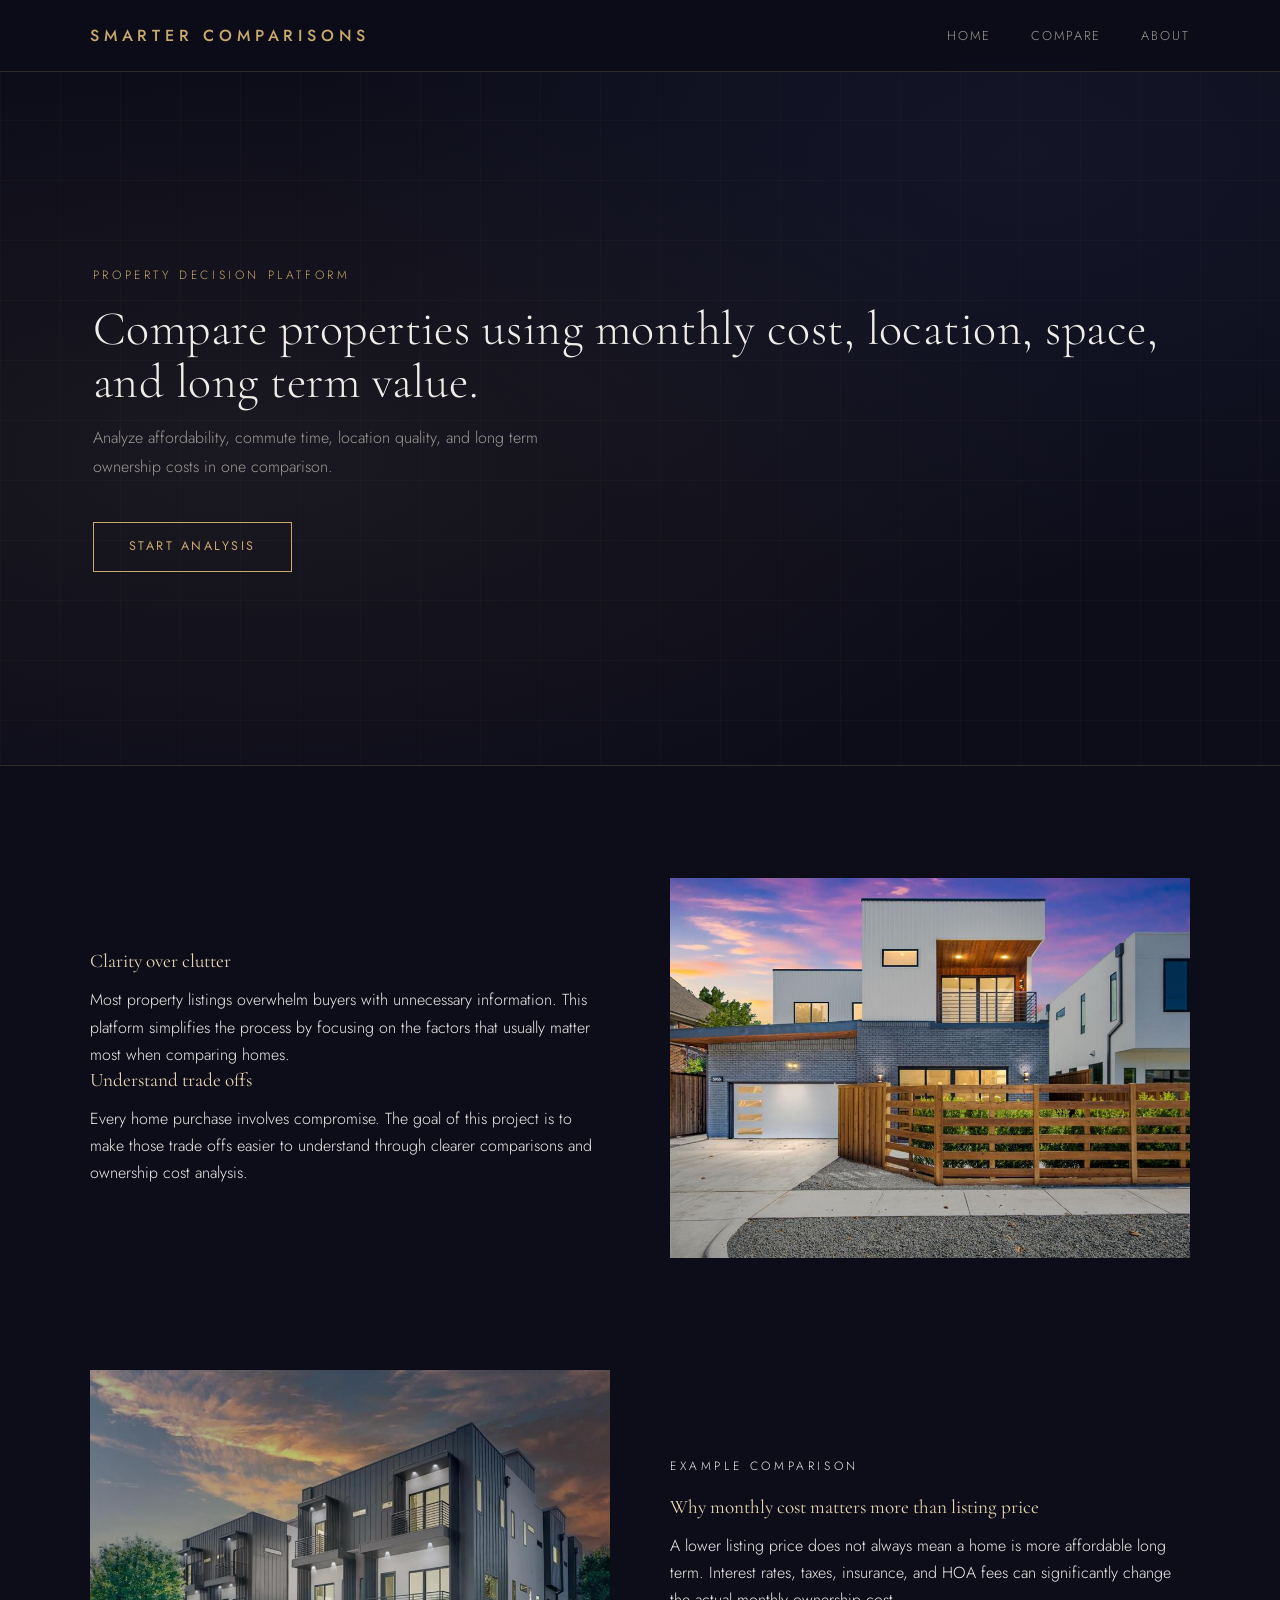
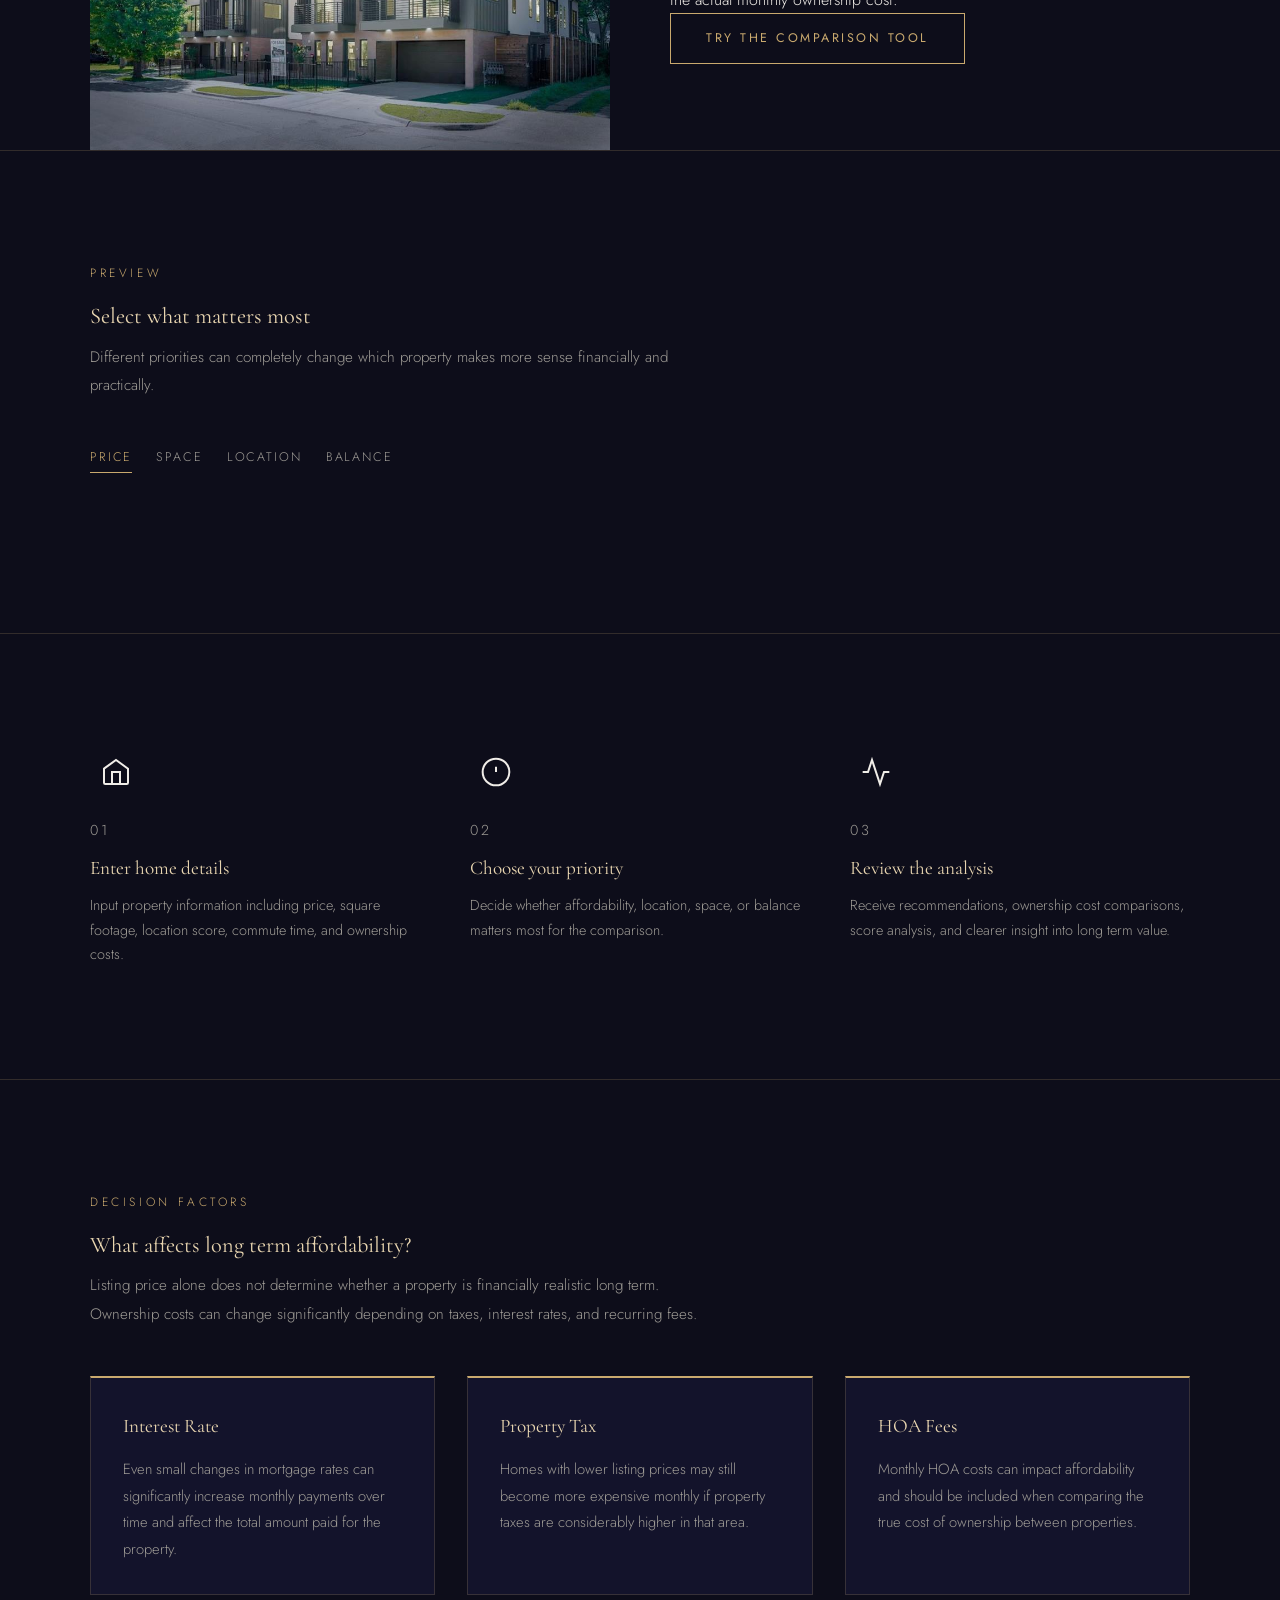
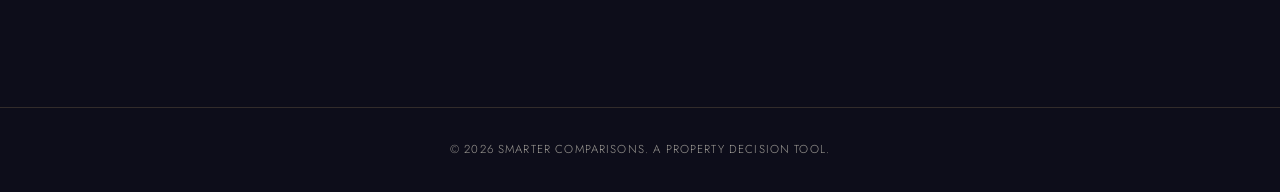
<file: index.html>
<!DOCTYPE html>
<html lang="en">
<head>
    <meta charset="UTF-8">
    <meta name="viewport" content="width=device-width, initial-scale=1.0">

    <title>Smarter Comparisons</title>

    <link rel="icon" href="favicon.png">

    <link rel="preconnect" href="https://fonts.googleapis.com">
    <link rel="preconnect" href="https://fonts.gstatic.com" crossorigin>

    <link href="https://fonts.googleapis.com/css2?family=Cormorant+Garamond:ital,wght@0,300;0,400;0,600;1,300;1,400&family=Jost:wght@300;400;500&display=swap" rel="stylesheet">

    <link rel="stylesheet" href="styles.css">
</head>

<body>

<header>
    <div class="wrapper header-flex">

        <a href="index.html" class="site-title">
            Smarter Comparisons
        </a>

        <nav>
            <a href="index.html">Home</a>
            <a href="compare.html">Compare</a>
            <a href="about.html">About</a>
        </nav>

    </div>
</header>

<main>

    <!-- HERO -->

    <section class="hero">
        <div class="wrapper">

            <p class="eyebrow">
                Property Decision Platform
            </p>

            <h2>
                Compare properties using monthly cost, location, space, and long term value.
            </h2>

            <p class="hero-sub">
 Analyze affordability, commute time, location quality, and long term ownership costs in one comparison.
</p>
<a class="button" href="compare.html">
    Start Analysis
</a>

        </div>
    </section>

    <!-- SPLIT SECTION -->

    <section class="split">
        <div class="wrapper split-grid-image">

            <div class="split-text">

                <h3>
                    Clarity over clutter
                </h3>

                <p>
                    Most property listings overwhelm buyers with unnecessary information. This platform simplifies the process by focusing on the factors that usually matter most when comparing homes.
                </p>

                <h3 class="spaced-heading">
                    Understand trade offs
                </h3>

                <p>
                    Every home purchase involves compromise. The goal of this project is to make those trade offs easier to understand through clearer comparisons and ownership cost analysis.
                </p>

            </div>

            <div class="split-image">
                <img src="property-main.png" alt="Modern residential property">
            </div>

        </div>
    </section>

    <!-- FEATURED SECTION -->

    <section class="featured-home">
        <div class="wrapper split-grid-image">

            <div class="split-image">
                <img src="modern-home.png" alt="Modern home exterior">
            </div>

            <div class="split-text">

                <p class="eyebrow">
                    Example Comparison
                </p>

                <h3>
                    Why monthly cost matters more than listing price
                </h3>

                <p>
                    A lower listing price does not always mean a home is more affordable long term. Interest rates, taxes, insurance, and HOA fees can significantly change the actual monthly ownership cost.
                </p>

                <a class="button" href="compare.html">
                    Try the Comparison Tool
                </a>

            </div>

        </div>
    </section>

    <!-- INTERACTIVE -->

    <section class="interactive">
        <div class="wrapper">

            <p class="eyebrow">
                Preview
            </p>

            <h3>
                Select what matters most
            </h3>

            <p class="section-intro">
                Different priorities can completely change which property makes more sense financially and practically.
            </p>

            <div class="options">

                <span class="active" onclick="setPreview('price', this)">
                    Price
                </span>

                <span onclick="setPreview('space', this)">
                    Space
                </span>

                <span onclick="setPreview('location', this)">
                    Location
                </span>

                <span onclick="setPreview('balance', this)">
                    Balance
                </span>

            </div>

            <p id="previewText"></p>

        </div>
    </section>

    <!-- PROCESS -->

    <section class="process">
        <div class="wrapper process-grid">

            <div>

                <div class="process-icon">
                    <svg xmlns="http://www.w3.org/2000/svg"
                         width="32"
                         height="32"
                         viewBox="0 0 24 24"
                         fill="none"
                         stroke="currentColor"
                         stroke-width="1.5">

                        <path d="M3 9.5L12 3l9 6.5V20a1 1 0 0 1-1 1H4a1 1 0 0 1-1-1V9.5z"/>
                        <path d="M9 21V12h6v9"/>

                    </svg>
                </div>

                <p class="process-number">
                    01
                </p>

                <h3>
                    Enter home details
                </h3>

                <p>
                    Input property information including price, square footage, location score, commute time, and ownership costs.
                </p>

            </div>

            <div>

                <div class="process-icon">
                    <svg xmlns="http://www.w3.org/2000/svg"
                         width="32"
                         height="32"
                         viewBox="0 0 24 24"
                         fill="none"
                         stroke="currentColor"
                         stroke-width="1.5">

                        <circle cx="12" cy="12" r="10"/>
                        <line x1="12" y1="8" x2="12" y2="12"/>
                        <line x1="12" y1="16" x2="12.01" y2="16"/>

                    </svg>
                </div>

                <p class="process-number">
                    02
                </p>

                <h3>
                    Choose your priority
                </h3>

                <p>
                    Decide whether affordability, location, space, or balance matters most for the comparison.
                </p>

            </div>

            <div>

                <div class="process-icon">
                    <svg xmlns="http://www.w3.org/2000/svg"
                         width="32"
                         height="32"
                         viewBox="0 0 24 24"
                         fill="none"
                         stroke="currentColor"
                         stroke-width="1.5">

                        <polyline points="22 12 18 12 15 21 9 3 6 12 2 12"/>

                    </svg>
                </div>

                <p class="process-number">
                    03
                </p>

                <h3>
                    Review the analysis
                </h3>

                <p>
                    Receive recommendations, ownership cost comparisons, score analysis, and clearer insight into long term value.
                </p>

            </div>

        </div>
    </section>

    <!-- NEW MARKET SECTION -->

    <section class="market-note">
        <div class="wrapper">

            <p class="eyebrow">
                Decision Factors
            </p>

            <h3>
                What affects long term affordability?
            </h3>

            <p class="section-intro">
                Listing price alone does not determine whether a property is financially realistic long term. Ownership costs can change significantly depending on taxes, interest rates, and recurring fees.
            </p>

            <div class="market-grid">

                <div class="market-card">

                    <h4>
                        Interest Rate
                    </h4>

                    <p>
                        Even small changes in mortgage rates can significantly increase monthly payments over time and affect the total amount paid for the property.
                    </p>

                </div>

                <div class="market-card">

                    <h4>
                        Property Tax
                    </h4>

                    <p>
                        Homes with lower listing prices may still become more expensive monthly if property taxes are considerably higher in that area.
                    </p>

                </div>

                <div class="market-card">

                    <h4>
                        HOA Fees
                    </h4>

                    <p>
                        Monthly HOA costs can impact affordability and should be included when comparing the true cost of ownership between properties.
                    </p>

                </div>

            </div>

        </div>
    </section>

</main>

<footer>
    <div class="wrapper">
        <p>
            © 2026 Smarter Comparisons. A property decision tool.
        </p>
    </div>
</footer>

<script src="script.js"></script>

</body>
</html>
</file>
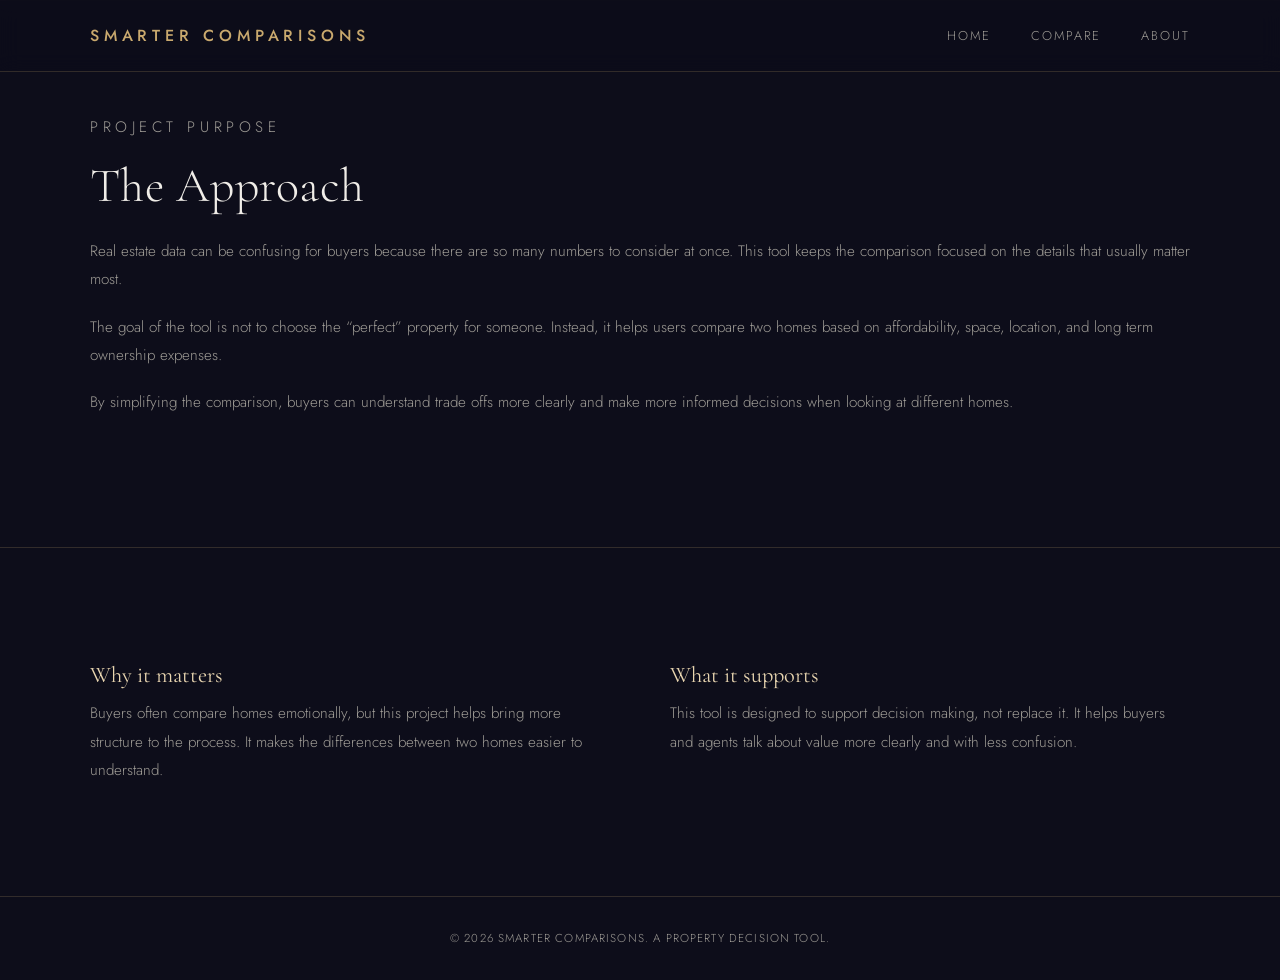
<file: about.html>
<!DOCTYPE html>
<html lang="en">
<head>
    <meta charset="UTF-8">
    <meta name="viewport" content="width=device-width, initial-scale=1.0">
    <title>About | Smarter Comparisons</title>
    <link rel="icon" href="favicon.png">
    <link rel="preconnect" href="https://fonts.googleapis.com">
    <link rel="preconnect" href="https://fonts.gstatic.com" crossorigin>
    <link href="https://fonts.googleapis.com/css2?family=Cormorant+Garamond:ital,wght@0,300;0,400;0,600;1,300;1,400&family=Jost:wght@300;400;500&display=swap" rel="stylesheet">
    <link rel="stylesheet" href="styles.css">
</head>
<body>

<header>
    <div class="wrapper header-flex">
        <a href="index.html" class="site-title">Smarter Comparisons</a>
        <nav>
            <a href="index.html">Home</a>
            <a href="compare.html">Compare</a>
            <a href="about.html">About</a>
        </nav>
    </div>
</header>

<main>

<section class="about-section">
    <div class="wrapper">
        <p class="eyebrow">Project Purpose</p>
        <h2>The Approach</h2>

        <p>
            Real estate data can be confusing for buyers because there are so many numbers to consider at once. 
            This tool keeps the comparison focused on the details that usually matter most.
        </p>

        <p>
            The goal of the tool is not to choose the “perfect” property for someone. Instead, it helps users 
            compare two homes based on affordability, space, location, and long term ownership expenses.
        </p>

        <p>
            By simplifying the comparison, buyers can understand trade offs more clearly and make more
            informed decisions when looking at different homes.
        </p>
    </div>
</section>

<section class="about-values">
    <div class="wrapper split-grid">
        <div>
            <h3>Why it matters</h3>
            <p>
                Buyers often compare homes emotionally, but this project helps bring more structure to the process. It makes the differences between two homes easier to understand.
            </p>
        </div>

        <div>
            <h3>What it supports</h3>
            <p>
                This tool is designed to support decision making, not replace it. It helps buyers and agents talk about value more clearly and with less confusion.
            </p>
        </div>
    </div>
</section>

</main>

<footer>
    <div class="wrapper">
        <p>© 2026 Smarter Comparisons. A property decision tool.</p>
    </div>
</footer>

</body>
</html>
</file>
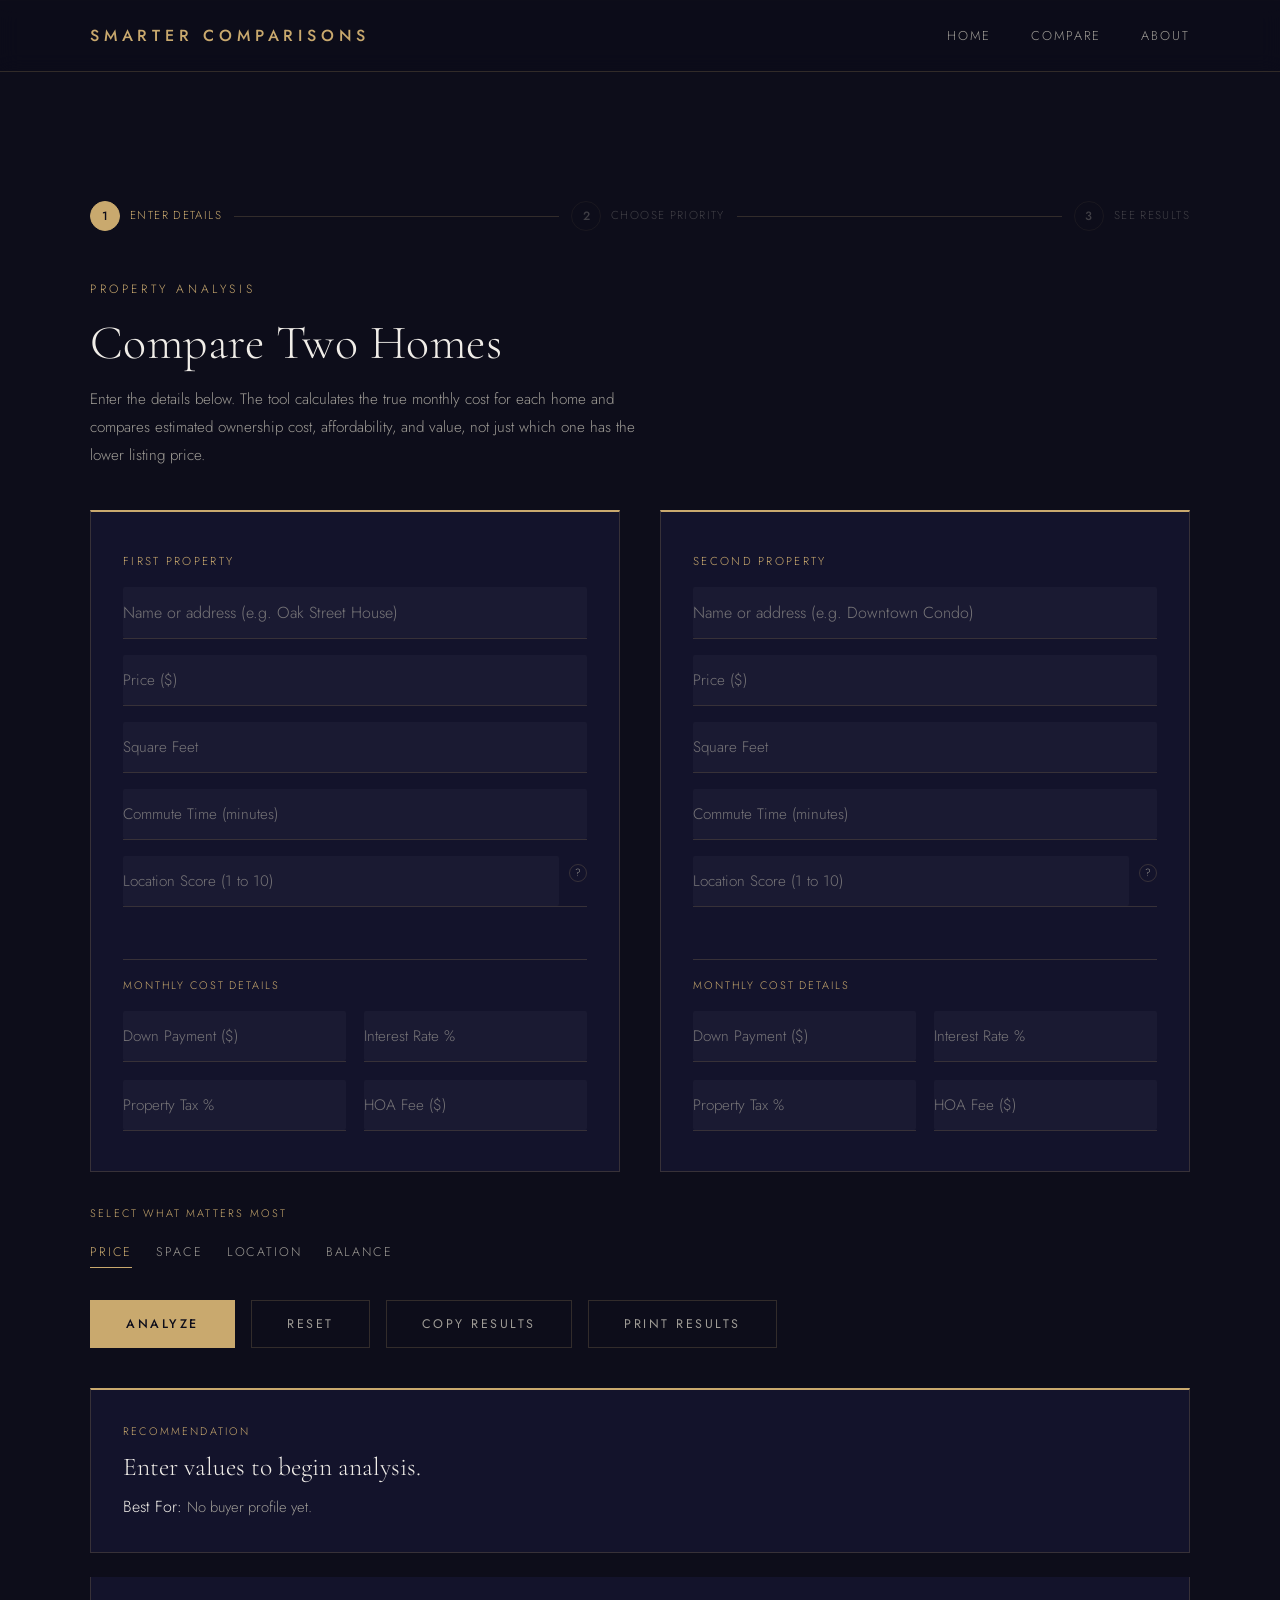
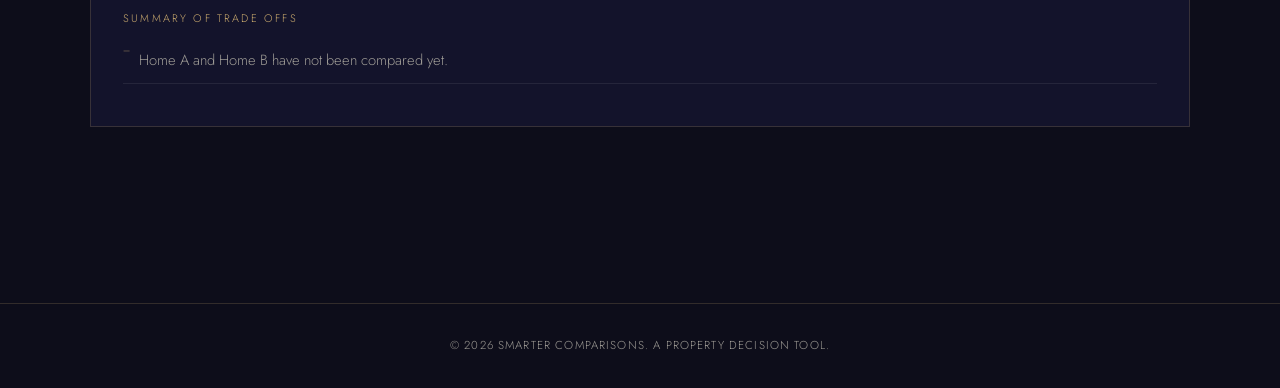
<file: compare.html>
<!DOCTYPE html>
<html lang="en">
<head>
    <meta charset="UTF-8">
    <meta name="viewport" content="width=device-width, initial-scale=1.0">
    <title>Compare | Smarter Comparisons</title>

    <link rel="icon" href="favicon.png">

    <link rel="preconnect" href="https://fonts.googleapis.com">
    <link rel="preconnect" href="https://fonts.gstatic.com" crossorigin>

    <link href="https://fonts.googleapis.com/css2?family=Cormorant+Garamond:ital,wght@0,300;0,400;0,600;1,300;1,400&family=Jost:wght@300;400;500&display=swap" rel="stylesheet">

    <link rel="stylesheet" href="styles.css">
</head>

<body>

<header>
    <div class="wrapper header-flex">
        <a href="index.html" class="site-title">Smarter Comparisons</a>

        <nav>
            <a href="index.html">Home</a>
            <a href="compare.html">Compare</a>
            <a href="about.html">About</a>
        </nav>
    </div>
</header>

<main>

<section class="compare-section">
    <div class="wrapper">

        <div class="step-bar">
            <div class="step active" id="step1">
                <div class="step-circle">1</div>
                <span class="step-label">Enter Details</span>
            </div>

            <div class="step-line"></div>

            <div class="step" id="step2">
                <div class="step-circle">2</div>
                <span class="step-label">Choose Priority</span>
            </div>

            <div class="step-line"></div>

            <div class="step" id="step3">
                <div class="step-circle">3</div>
                <span class="step-label">See Results</span>
            </div>
        </div>

        <p class="eyebrow">Property Analysis</p>

        <h2>Compare Two Homes</h2>

        <p class="section-intro">
            Enter the details below. The tool calculates the true monthly cost for each home and compares estimated ownership cost, affordability, and value, not just which one has the lower listing price.
        </p>

        <div class="compare-grid">

            <div class="home-panel" id="homeA">
                <p class="panel-label">First Property</p>

                <div class="icon-input-wrap">
                    <input type="text" id="nameA" placeholder="Name or address (e.g. Oak Street House)">
                </div>

                <div class="icon-input-wrap">
                    <input type="number" id="priceA" placeholder="Price ($)">
                </div>

                <div class="icon-input-wrap">
                    <input type="number" id="spaceA" placeholder="Square Feet">
                </div>

                <div class="icon-input-wrap">
                    <input type="number" id="commuteA" placeholder="Commute Time (minutes)">
                </div>

                <div class="icon-input-wrap location-field">
                    <input type="number" id="locationA" placeholder="Location Score (1 to 10)">
                    <span class="tooltip-icon" tabindex="0">?
                        <span class="tooltip-text">
                            Rate the location from 1 poor to 10 excellent. Consider commute time, nearby amenities, school ratings, and neighborhood feel.
                        </span>
                    </span>
                </div>

                <p id="locationA-error" class="field-error"></p>

                <p class="panel-section-label">Monthly Cost Details</p>

                <div class="cost-grid">
                    <div class="icon-input-wrap">
                        <input type="number" id="downA" placeholder="Down Payment ($)">
                    </div>

                    <div class="icon-input-wrap">
                        <input type="number" id="rateA" placeholder="Interest Rate %">
                    </div>

                    <div class="icon-input-wrap">
                        <input type="number" id="taxA" placeholder="Property Tax %">
                    </div>

                    <div class="icon-input-wrap">
                        <input type="number" id="hoaA" placeholder="HOA Fee ($)">
                    </div>
                </div>
            </div>

            <div class="home-panel" id="homeB">
                <p class="panel-label">Second Property</p>

                <div class="icon-input-wrap">
                    <input type="text" id="nameB" placeholder="Name or address (e.g. Downtown Condo)">
                </div>

                <div class="icon-input-wrap">
                    <input type="number" id="priceB" placeholder="Price ($)">
                </div>

                <div class="icon-input-wrap">
                    <input type="number" id="spaceB" placeholder="Square Feet">
                </div>

                <div class="icon-input-wrap">
                    <input type="number" id="commuteB" placeholder="Commute Time (minutes)">
                </div>

                <div class="icon-input-wrap location-field">
                    <input type="number" id="locationB" placeholder="Location Score (1 to 10)">
                    <span class="tooltip-icon" tabindex="0">?
                        <span class="tooltip-text">
                            Rate the location from 1 poor to 10 excellent. Consider commute time, nearby amenities, school ratings, and neighborhood feel.
                        </span>
                    </span>
                </div>

                <p id="locationB-error" class="field-error"></p>

                <p class="panel-section-label">Monthly Cost Details</p>

                <div class="cost-grid">
                    <div class="icon-input-wrap">
                        <input type="number" id="downB" placeholder="Down Payment ($)">
                    </div>

                    <div class="icon-input-wrap">
                        <input type="number" id="rateB" placeholder="Interest Rate %">
                    </div>

                    <div class="icon-input-wrap">
                        <input type="number" id="taxB" placeholder="Property Tax %">
                    </div>

                    <div class="icon-input-wrap">
                        <input type="number" id="hoaB" placeholder="HOA Fee ($)">
                    </div>
                </div>
            </div>

        </div>

        <div class="monthly-cost-row" id="monthlyCostRow" style="display:none;">
            <div class="monthly-cost-card">
                <p class="result-label">Monthly Cost — <span id="monthlyNameA">Home A</span></p>
                <p class="monthly-cost-number" id="monthlyA">—</p>
                <p class="monthly-cost-note">Mortgage + tax + insurance + HOA</p>
            </div>

            <div class="monthly-cost-vs">vs</div>

            <div class="monthly-cost-card">
                <p class="result-label">Monthly Cost — <span id="monthlyNameB">Home B</span></p>
                <p class="monthly-cost-number" id="monthlyB">—</p>
                <p class="monthly-cost-note">Mortgage + tax + insurance + HOA</p>
            </div>
        </div>

        <div class="priority-choice">
            <p class="result-label">Select what matters most</p>

            <div class="options compare-options">
                <span class="active" onclick="setPriority('price', this)">Price</span>
                <span onclick="setPriority('space', this)">Space</span>
                <span onclick="setPriority('location', this)">Location</span>
                <span onclick="setPriority('balance', this)">Balance</span>
            </div>

            <input type="hidden" id="prioritySelect" value="price">
        </div>

        <div class="analysis-controls">
            <button class="button" onclick="runComparison()">Analyze</button>
            <button class="button secondary-button no-print" onclick="resetForm()">Reset</button>
            <button class="button secondary-button no-print" onclick="copyResults()">Copy Results</button>
            <button class="button secondary-button no-print" onclick="printResults()">Print Results</button>
        </div>

        <div class="score-cards-row" id="scoreCardsRow" style="display:none;">
            <div class="score-card" id="scoreCardA">
                <p class="score-card-label" id="scoreNameA">Home A</p>
                <p class="score-card-number" id="scoreA">—</p>
                <p class="score-card-badge" id="badgeA" style="display:none;">Recommended</p>
            </div>

            <div class="score-card" id="scoreCardB">
                <p class="score-card-label" id="scoreNameB">Home B</p>
                <p class="score-card-number" id="scoreB">—</p>
                <p class="score-card-badge" id="badgeB" style="display:none;">Recommended</p>
            </div>
        </div>

        <div class="result">
    <p class="result-label">Recommendation</p>

    <h3 id="comparisonResult">
        Enter values to begin analysis.
    </h3>

    <p id="tradeOffText"></p>

    <div class="buyer-note">
        <span class="buyer-note-label">Best For:</span>
        <span id="buyerType">No buyer profile yet.</span>
    </div>
</div>

        <div class="summary-section">
            <p class="result-label">Summary of Trade Offs</p>

            <ul id="summaryList">
                <li>Home A and Home B have not been compared yet.</li>
            </ul>
        </div>

    </div>
</section>

<section class="history-section no-print" id="historySection" style="display:none;">
    <div class="wrapper">
        <div class="history-header">
            <p class="eyebrow">Recent Comparisons</p>
            <button class="button secondary-button" onclick="clearHistory()">Clear History</button>
        </div>

        <div id="historyList"></div>
    </div>
</section>

</main>

<footer>
    <div class="wrapper">
        <p>© 2026 Smarter Comparisons. A property decision tool.</p>
    </div>
</footer>

<script src="script.js"></script>

</body>
</html>
</file>
<file: styles.css>
/* =============================================
   SMARTER COMPARISONS — STYLESHEET
   Aesthetic: Dark editorial luxury (Caelus Air)
   ============================================= */

@import url('https://fonts.googleapis.com/css2?family=Cormorant+Garamond:ital,wght@0,300;0,400;0,600;1,300;1,400&family=Jost:wght@300;400;500&display=swap');

:root {
    --color-bg: #0d0d1a;
    --color-surface: #13132b;
    --color-accent: #c9a96e;
    --color-accent-light: #e8d5b0;
    --color-text: #f0ede8;
    --color-text-muted: #9e9b95;
    --color-border: rgba(201, 169, 110, 0.2);
    --color-border-dim: rgba(240, 237, 232, 0.08);

    --font-display: 'Cormorant Garamond', serif;
    --font-body: 'Jost', sans-serif;

    --max-width: 1100px;
    --nav-height: 72px;
}

/* --- Reset --- */
*, *::before, *::after {
    box-sizing: border-box;
    margin: 0;
    padding: 0;
}

html, body {
    width: 100%;
    overflow-x: hidden;
}

body {
    font-family: var(--font-body);
    font-weight: 300;
    color: var(--color-text);
    background-color: var(--color-bg);
    line-height: 1.7;
}

.wrapper {
    width: min(90%, var(--max-width));
    margin: 0 auto;
}

img {
    max-width: 100%;
    display: block;
}

a {
    text-decoration: none;
    color: inherit;
}

ul { list-style: none; padding: 0; }

p {
    line-height: 1.7;
    margin-top: 0;
}

/* --- Header & Nav --- */

header {
    position: fixed;
    top: 0;
    left: 0;
    width: 100%;
    height: var(--nav-height);
    background-color: rgba(13, 13, 26, 0.92);
    backdrop-filter: blur(10px);
    border-bottom: 1px solid var(--color-border);
    z-index: 100;
}

.header-flex {
    display: flex;
    justify-content: space-between;
    align-items: center;
    height: 100%;
    gap: 20px;
    flex-wrap: wrap;
}

.site-title {
    font-family: var(--font-body);
    font-size: 1rem;
    font-weight: 500;
    letter-spacing: 0.3em;
    text-transform: uppercase;
    color: var(--color-accent);
    margin: 0;
    text-decoration: none;
}

nav {
    display: flex;
    flex-wrap: wrap;
    gap: 2.5rem;
}

nav a {
    font-size: 0.8rem;
    letter-spacing: 0.15em;
    text-transform: uppercase;
    color: var(--color-text-muted);
    transition: color 0.2s ease;
}

nav a:hover {
    color: var(--color-accent);
}

/* --- Typography --- */

h2 {
    font-family: var(--font-display);
    font-size: clamp(2rem, 4vw, 3rem);
    font-weight: 300;
    margin: 0 0 15px 0;
    line-height: 1.1;
    letter-spacing: 0.01em;
}

h3 {
    font-family: var(--font-display);
    font-size: 1.4rem;
    font-weight: 400;
    margin-bottom: 12px;
    color: var(--color-accent-light);
    line-height: 1.3;
}

.eyebrow {
    font-size: 0.75rem;
    text-transform: uppercase;
    letter-spacing: 0.3em;
    color: var(--color-accent);
    margin-bottom: 18px;
}

/* --- Button --- */

.button {
    border: 1px solid var(--color-accent);
    background: transparent;
    padding: 0.85rem 2.2rem;
    cursor: pointer;
    text-transform: uppercase;
    font-size: 0.78rem;
    letter-spacing: 0.2em;
    color: var(--color-accent);
    transition: background 0.25s ease, color 0.25s ease;
    text-decoration: none;
    display: inline-block;
    font-family: var(--font-body);
    font-weight: 400;
}

.button:hover {
    background: var(--color-accent);
    color: var(--color-bg);
}

.secondary-button {
    border-color: var(--color-border);
    color: var(--color-text-muted);
}

.secondary-button:hover {
    background: transparent;
    color: var(--color-text);
    border-color: var(--color-text-muted);
}

/* --- Hero --- */

.hero {
    min-height: 85vh;
    display: flex;
    align-items: center;
    padding: 0 2rem;
    background:
        radial-gradient(ellipse at 20% 60%, rgba(201, 169, 110, 0.07) 0%, transparent 60%),
        radial-gradient(ellipse at 80% 20%, rgba(100, 120, 200, 0.08) 0%, transparent 50%),
        var(--color-bg);
    position: relative;
    overflow: hidden;
}

.hero::before {
    content: '';
    position: absolute;
    inset: 0;
    background-image:
        linear-gradient(rgba(201, 169, 110, 0.03) 1px, transparent 1px),
        linear-gradient(90deg, rgba(201, 169, 110, 0.03) 1px, transparent 1px);
    background-size: 60px 60px;
    pointer-events: none;
}

.hero .wrapper {
    padding-top: var(--nav-height);
    animation: fadeUp 0.9s ease both;
}

.hero-sub {
    color: var(--color-text-muted);
    max-width: 480px;
    margin-bottom: 2.5rem;
    font-size: 1rem;
    line-height: 1.8;
}

/* --- Sections --- */

.split,
.interactive,
.process,
.about-values {
    padding: 7rem 0;
    border-top: 1px solid var(--color-border);
}

.split-grid {
    display: grid;
    grid-template-columns: 1fr 1fr;
    gap: 60px;
}

.split-grid p,
.about-values p {
    font-size: 0.95rem;
    color: var(--color-text-muted);
    line-height: 1.85;
}

/* --- Interactive Options --- */

.options {
    display: flex;
    flex-wrap: wrap;
    gap: 24px;
    margin: 20px 0;
}

.options span {
    cursor: pointer;
    font-size: 0.78rem;
    text-transform: uppercase;
    letter-spacing: 0.15em;
    border-bottom: 1px solid transparent;
    padding-bottom: 4px;
    color: var(--color-text-muted);
    transition: border-color 0.3s ease, color 0.3s ease;
}

.options span:hover {
    color: var(--color-text);
    border-color: var(--color-border);
}

.options span.active {
    border-bottom-color: var(--color-accent);
    color: var(--color-accent);
}

#previewText {
    max-width: 560px;
    color: var(--color-text-muted);
    min-height: 28px;
    font-size: 0.95rem;
}

/* --- Process --- */

.process-grid {
    display: grid;
    grid-template-columns: repeat(3, 1fr);
    gap: 40px;
}

.process-grid h3 {
    font-size: 1.2rem;
}

.process-grid p {
    font-size: 0.9rem;
    color: var(--color-text-muted);
}

.process-number {
    font-size: 0.72rem;
    letter-spacing: 0.2em;
    color: var(--color-accent);
    margin-bottom: 14px;
}

/* --- Compare & About Sections --- */

.compare-section,
.about-section {
    padding: 7rem 0;
    border-top: 1px solid var(--color-border);
}

.compare-section {
    padding-top: calc(var(--nav-height) + 5rem);
}

.section-intro {
    max-width: 620px;
    color: var(--color-text-muted);
    margin-bottom: 3rem;
    font-size: 0.95rem;
    line-height: 1.85;
}

/* --- Compare Grid --- */

.compare-grid {
    display: grid;
    grid-template-columns: 1fr 1fr;
    gap: 40px;
    margin-top: 20px;
}

.home-panel {
    padding: 1.5rem;
    border: 1px solid var(--color-border);
    background-color: var(--color-surface);
    transition: border-color 0.3s ease;
}

.home-panel.winner {
    border-color: var(--color-accent);
    background-color: rgba(201, 169, 110, 0.05);
}

.recommended-badge {
    font-size: 0.68rem;
    text-transform: uppercase;
    letter-spacing: 0.14rem;
    color: var(--color-accent);
    margin: 0 0 10px 0;
}

.panel-label {
    font-size: 0.72rem;
    text-transform: uppercase;
    letter-spacing: 0.2em;
    color: var(--color-accent);
    margin-bottom: 1rem;
}

.panel-note {
    color: var(--color-text-muted);
    font-size: 0.88rem;
    margin-top: 8px;
}

/* --- Inputs --- */

input,
select {
    display: block;
    width: 100%;
    margin-bottom: 16px;
    padding: 12px 0;
    border: none;
    border-bottom: 1px solid var(--color-border);
    background: transparent;
    font-family: var(--font-body);
    font-size: 0.95rem;
    font-weight: 300;
    color: var(--color-text);
    outline: none;
    border-radius: 0;
    appearance: none;
    transition: border-color 0.2s ease;
}

input:focus {
    border-bottom-color: var(--color-accent);
}

input::placeholder {
    color: var(--color-text-muted);
    opacity: 0.7;
}

#nameA,
#nameB {
    font-size: 1rem;
    border-bottom-color: rgba(201, 169, 110, 0.4);
    margin-bottom: 20px;
}

/* --- Tooltip --- */

.location-field {
    position: relative;
    display: flex;
    align-items: center;
    gap: 10px;
}

.location-field input {
    flex: 1;
    margin-bottom: 0;
}

.tooltip-icon {
    flex-shrink: 0;
    width: 18px;
    height: 18px;
    border: 1px solid var(--color-border);
    border-radius: 50%;
    font-size: 0.65rem;
    color: var(--color-text-muted);
    display: flex;
    align-items: center;
    justify-content: center;
    cursor: pointer;
    position: relative;
    font-family: var(--font-body);
    margin-bottom: 16px;
}

.tooltip-icon .tooltip-text {
    display: none;
    position: absolute;
    bottom: calc(100% + 8px);
    left: 50%;
    transform: translateX(-50%);
    background: var(--color-surface);
    border: 1px solid var(--color-border);
    color: var(--color-text-muted);
    font-size: 0.78rem;
    line-height: 1.5;
    padding: 10px 14px;
    width: 240px;
    text-transform: none;
    letter-spacing: 0;
    z-index: 10;
    pointer-events: none;
}

.tooltip-icon:hover .tooltip-text,
.tooltip-icon:focus .tooltip-text {
    display: block;
}

.field-error {
    color: #e07070;
    font-size: 0.78rem;
    margin: 4px 0 8px 0;
    min-height: 1rem;
}

/* --- Panel Section Label --- */

.panel-section-label {
    font-size: 0.68rem;
    text-transform: uppercase;
    letter-spacing: 0.18em;
    color: var(--color-accent);
    margin: 20px 0 4px 0;
    border-top: 1px solid var(--color-border);
    padding-top: 16px;
}

/* --- Monthly Cost Row --- */

.monthly-cost-row {
    display: grid;
    grid-template-columns: 1fr auto 1fr;
    gap: 20px;
    align-items: center;
    margin: 2.5rem 0;
    padding: 2rem;
    border: 1px solid var(--color-border);
    background-color: var(--color-surface);
}

.monthly-cost-card {
    text-align: center;
}

.monthly-cost-number {
    font-family: var(--font-display);
    font-size: 2.2rem;
    font-weight: 300;
    color: var(--color-accent-light);
    margin: 6px 0 4px 0;
    letter-spacing: -0.01em;
}

.monthly-cost-note {
    font-size: 0.75rem;
    color: var(--color-text-muted);
    margin: 0;
    letter-spacing: 0.05em;
}

.monthly-cost-vs {
    font-size: 0.7rem;
    text-transform: uppercase;
    letter-spacing: 0.2em;
    color: var(--color-text-muted);
    text-align: center;
}

/* --- Balance Note --- */

.balance-note {
    font-size: 0.85rem;
    color: var(--color-text-muted);
    border-left: 1px solid var(--color-border);
    padding-left: 1rem;
    margin: 1.5rem 0 0 0;
    line-height: 1.7;
}

/* --- Priority & Analysis Controls --- */

.priority-choice {
    margin-top: 2rem;
}

.compare-options {
    margin-bottom: 0;
}

.analysis-controls {
    display: flex;
    flex-wrap: wrap;
    gap: 16px;
    align-items: center;
    margin-top: 2rem;
}

/* --- Results --- */

.result {
    margin-top: 3rem;
    padding-top: 2rem;
    border-top: 1px solid var(--color-border);
}

.result-label {
    font-size: 0.68rem;
    text-transform: uppercase;
    letter-spacing: 0.2em;
    color: var(--color-accent);
    margin-bottom: 10px;
}

#comparisonResult {
    font-family: var(--font-display);
    font-size: 1.6rem;
    font-weight: 300;
    color: var(--color-text);
    margin: 0 0 10px 0;
}

#tradeOffText,
#buyerType,
#confidenceText {
    color: var(--color-text-muted);
    font-size: 0.92rem;
}

.details-grid {
    display: grid;
    grid-template-columns: 1fr 1fr;
    gap: 40px;
    margin-top: 2rem;
    padding-top: 2rem;
    border-top: 1px solid var(--color-border);
}

.summary-section {
    margin-top: 2rem;
    padding-top: 2rem;
    border-top: 1px solid var(--color-border);
}

.summary-section ul {
    margin: 0;
    padding-left: 0;
    color: var(--color-text-muted);
}

.summary-section li {
    margin-bottom: 10px;
    font-size: 0.92rem;
    padding-left: 1.2rem;
    position: relative;
}

.summary-section li::before {
    content: '✦';
    position: absolute;
    left: 0;
    font-size: 0.5rem;
    color: var(--color-accent);
    top: 6px;
}

/* --- Compact Comparison History --- */

.history-section {
    padding: 3rem 0;
    border-top: 1px solid var(--color-border);
}

.history-header {
    display: flex;
    justify-content: space-between;
    align-items: center;
    gap: 16px;
    margin-bottom: 1rem;
    flex-wrap: wrap;
}

.history-entry {
    padding: 12px 0;
    border-bottom: 1px solid var(--color-border-dim);
}

.history-entry:last-child {
    border-bottom: none;
}

.history-compact {
    font-size: 0.9rem;
    color: var(--color-text-muted);
    margin: 0;
    line-height: 1.7;
}

.history-compact strong {
    color: var(--color-text);
    font-weight: 400;
}

.history-compact span {
    color: var(--color-text-muted);
    font-size: 0.82rem;
}

/* --- About Section --- */

.about-section h2 {
    margin-bottom: 1.5rem;
}

.about-section p {
    color: var(--color-text-muted);
    font-size: 0.95rem;
    margin-bottom: 1.2rem;
    line-height: 1.85;
}

.about-values .split-grid h3 {
    margin-bottom: 10px;
}

/* --- Footer --- */

footer {
    padding: 2rem 0;
    border-top: 1px solid var(--color-border);
    text-align: center;
}

footer p {
    font-size: 0.72rem;
    text-transform: uppercase;
    letter-spacing: 0.1em;
    color: var(--color-text-muted);
}

/* --- Animation --- */

@keyframes fadeUp {
    from { opacity: 0; transform: translateY(24px); }
    to   { opacity: 1; transform: translateY(0); }
}

/* --- Print --- */

@media print {
    .no-print,
    header,
    nav,
    .compare-grid,
    .balance-note,
    .priority-choice,
    .analysis-controls,
    .history-section,
    .panel-note,
    .section-intro,
    .eyebrow {
        display: none !important;
    }

    body {
        background: white;
        color: black;
        font-size: 12pt;
        font-family: Georgia, serif;
    }

    .wrapper { width: 100%; }
    .compare-section { padding: 20pt 0; }
    h2 { font-size: 18pt; margin-bottom: 16pt; }
    h3 { font-size: 13pt; }
    .result-label { font-size: 8pt; }
    .result, .details-grid, .summary-section { margin-top: 20pt; padding-top: 16pt; }
}

/* --- Responsive --- */

@media (max-width: 768px) {
    .wrapper { width: 92%; }

    header { padding: 0; }

    .header-flex {
        flex-direction: column;
        align-items: flex-start;
        gap: 12px;
        padding: 16px 0;
        height: auto;
    }

    nav { gap: 14px; }

    .hero,
    .compare-section,
    .about-section,
    .split,
    .interactive,
    .process,
    .about-values,
    .history-section {
        padding: 4rem 0;
    }

    .compare-section {
        padding-top: 6rem;
    }

    .split-grid,
    .compare-grid,
    .details-grid,
    .process-grid {
        grid-template-columns: 1fr;
        gap: 24px;
    }

    .monthly-cost-row {
        grid-template-columns: 1fr;
        text-align: center;
    }

    h2 { font-size: 1.8rem; }
    h3 { font-size: 1.1rem; }

    .analysis-controls {
        flex-direction: column;
        align-items: stretch;
    }

    .analysis-controls .button {
        width: 100%;
        text-align: center;
    }

    .tooltip-icon .tooltip-text {
        left: auto;
        right: 0;
        transform: none;
    }
}

@media (max-width: 480px) {
    .wrapper { width: 94%; }
    h2 { font-size: 1.55rem; }

    .site-title {
        font-size: 0.85rem;
        letter-spacing: 0.2em;
    }

    nav a {
        font-size: 0.68rem;
        letter-spacing: 0.08em;
    }
}
/* ── Split with Image ─────────────────────────────────────────────────── */

.split-grid-image {
    display: grid;
    grid-template-columns: 1fr 1fr;
    gap: 60px;
    align-items: center;
}

.split-text h3 {
    font-size: 1.2rem;
    font-weight: 400;
    margin-bottom: 12px;
}

.split-text p {
    color: var(--soft);
    line-height: 1.7;
    margin-top: 0;
}

.split-image img {
    width: 100%;
    height: 380px;
    object-fit: cover;
    display: block;
}

@media (max-width: 768px) {
    .split-grid-image {
        grid-template-columns: 1fr;
        gap: 32px;
    }

    .split-image img {
        height: 240px;
    }
}

/* ── Process Icons ────────────────────────────────────────────────────── */

.process-icon {
    width: 52px;
    height: 52px;
    border: 1px solid var(--line);
    display: flex;
    align-items: center;
    justify-content: center;
    margin-bottom: 20px;
    color: var(--accent);
}

/* ── Compare Page Improvements ────────────────────────────────────────── */

/* More padding and a stronger top border on each panel */
.home-panel {
    padding: 2.5rem 2rem !important;
    border-top: 2px solid var(--color-accent) !important;
}

/* Inputs get a subtle background so they stand out */
input,
select {
    background: rgba(255,255,255,0.03) !important;
    padding: 14px 10px !important;
    border-bottom: 1px solid rgba(201, 169, 110, 0.25) !important;
    border-radius: 2px;
}

input:focus {
    background: rgba(201, 169, 110, 0.05) !important;
    border-bottom-color: var(--color-accent) !important;
}

/* More breathing room between compare grid and results */
.compare-section .wrapper {
    padding-top: 2rem;
    padding-bottom: 4rem;
}

/* Result box gets a background to stand out */
.result {
    background: var(--color-surface);
    border: 1px solid var(--color-border) !important;
    border-top: 2px solid var(--color-accent) !important;
    padding: 2rem !important;
    margin-top: 2.5rem !important;
}

/* Details grid cards */
.details-grid {
    background: var(--color-surface);
    border: 1px solid var(--color-border);
    padding: 2rem;
    margin-top: 1.5rem !important;
}

/* Summary section */
.summary-section {
    background: var(--color-surface);
    border: 1px solid var(--color-border);
    padding: 2rem;
    margin-top: 1.5rem !important;
    border-top: none !important;
}

.summary-section li {
    padding: 10px 0;
    border-bottom: 1px solid var(--color-border-dim);
    padding-left: 1rem;
    position: relative;
}

.summary-section li::before {
    content: '—';
    position: absolute;
    left: 0;
    color: var(--color-accent);
}

/* Analyze button stands out more */
.button:first-child {
    background: var(--color-accent);
    color: var(--color-bg);
    border-color: var(--color-accent);
    font-weight: 500;
}

.button:first-child:hover {
    background: var(--color-accent-light);
    border-color: var(--color-accent-light);
}

/* Section intro text */
.compare-section .section-intro {
    max-width: 580px;
    margin-bottom: 2.5rem;
    color: var(--color-text-muted);
}

/* ── Step Progress Bar ────────────────────────────────────────────────── */

.step-bar {
    display: flex;
    align-items: center;
    gap: 0;
    margin-bottom: 3rem;
    padding-top: 1rem;
}

.step {
    display: flex;
    align-items: center;
    gap: 10px;
    opacity: 0.35;
    transition: opacity 0.3s;
}

.step.active {
    opacity: 1;
}

.step-circle {
    width: 30px;
    height: 30px;
    border-radius: 50%;
    border: 1px solid var(--color-border);
    display: flex;
    align-items: center;
    justify-content: center;
    font-size: 0.75rem;
    font-weight: 500;
    color: var(--color-text-muted);
    flex-shrink: 0;
    transition: background 0.3s, border-color 0.3s, color 0.3s;
}

.step.active .step-circle {
    background: var(--color-accent);
    border-color: var(--color-accent);
    color: var(--color-bg);
}

.step-label {
    font-size: 0.72rem;
    text-transform: uppercase;
    letter-spacing: 0.12em;
    color: var(--color-text-muted);
    white-space: nowrap;
}

.step.active .step-label {
    color: var(--color-accent);
}

.step-line {
    flex: 1;
    height: 1px;
    background: var(--color-border);
    margin: 0 12px;
}

/* ── Icon Inputs ──────────────────────────────────────────────────────── */

.icon-input-wrap {
    display: flex;
    align-items: center;
    gap: 10px;
    border-bottom: 1px solid var(--color-border);
    margin-bottom: 16px;
}

.icon-input-wrap input {
    border-bottom: none !important;
    margin-bottom: 0 !important;
    padding-left: 0 !important;
}

.input-icon {
    width: 15px;
    height: 15px;
    min-width: 15px;
    color: var(--color-accent);
    flex-shrink: 0;
    opacity: 0.7;
}

/* ── Score Cards ──────────────────────────────────────────────────────── */

.score-cards-row {
    display: grid;
    grid-template-columns: 1fr 1fr;
    gap: 16px;
    margin: 2rem 0 1.5rem;
}

.score-card {
    border: 1px solid var(--color-border);
    background: var(--color-surface);
    padding: 1.75rem 1.5rem;
    text-align: center;
    transition: border-color 0.3s;
}

.score-card-winner {
    border-color: var(--color-accent);
    border-top: 2px solid var(--color-accent);
}

.score-card-label {
    font-size: 0.68rem;
    text-transform: uppercase;
    letter-spacing: 0.18em;
    color: var(--color-accent);
    margin-bottom: 10px;
}

.score-card-number {
    font-family: var(--font-display);
    font-size: 3.5rem;
    font-weight: 300;
    color: var(--color-text);
    line-height: 1;
    margin-bottom: 6px;
    letter-spacing: -0.02em;
}

.score-card-sub {
    font-size: 0.72rem;
    color: var(--color-text-muted);
    margin-bottom: 10px;
}

.score-card-badge {
    display: inline-block;
    font-size: 0.62rem;
    text-transform: uppercase;
    letter-spacing: 0.14em;
    color: var(--color-bg);
    background: var(--color-accent);
    padding: 4px 12px;
    margin-top: 6px;
}

/* ─────────────────────────────────────────────
   Market Note Section
───────────────────────────────────────────── */

.market-note {
    padding: 7rem 0;
    border-top: 1px solid var(--color-border);
}

.market-grid {
    display: grid;
    grid-template-columns: repeat(3, 1fr);
    gap: 32px;
    margin-top: 2.5rem;
}

.market-card {
    background: var(--color-surface);
    border: 1px solid var(--color-border);
    border-top: 2px solid var(--color-accent);
    padding: 2rem;
    transition: transform 0.25s ease, border-color 0.25s ease;
}

.market-card:hover {
    transform: translateY(-4px);
    border-color: var(--color-accent);
}

.market-card h4 {
    font-family: var(--font-display);
    font-size: 1.2rem;
    font-weight: 400;
    color: var(--color-accent-light);
    margin-bottom: 14px;
}

.market-card p {
    color: var(--color-text-muted);
    font-size: 0.92rem;
    line-height: 1.8;
    margin: 0;
}

@media (max-width: 768px) {

    .market-grid {
        grid-template-columns: 1fr;
    }

}
/* ─────────────────────────────────────────────
   Monthly Cost Grid
───────────────────────────────────────────── */

.cost-grid {
    display: grid;
    grid-template-columns: 1fr 1fr;
    gap: 18px;
    margin-top: 1rem;
}

.cost-grid .icon-input-wrap {
    margin-bottom: 0;
}

@media (max-width: 768px) {

    .cost-grid {
        grid-template-columns: 1fr;
    }

}
</file>
